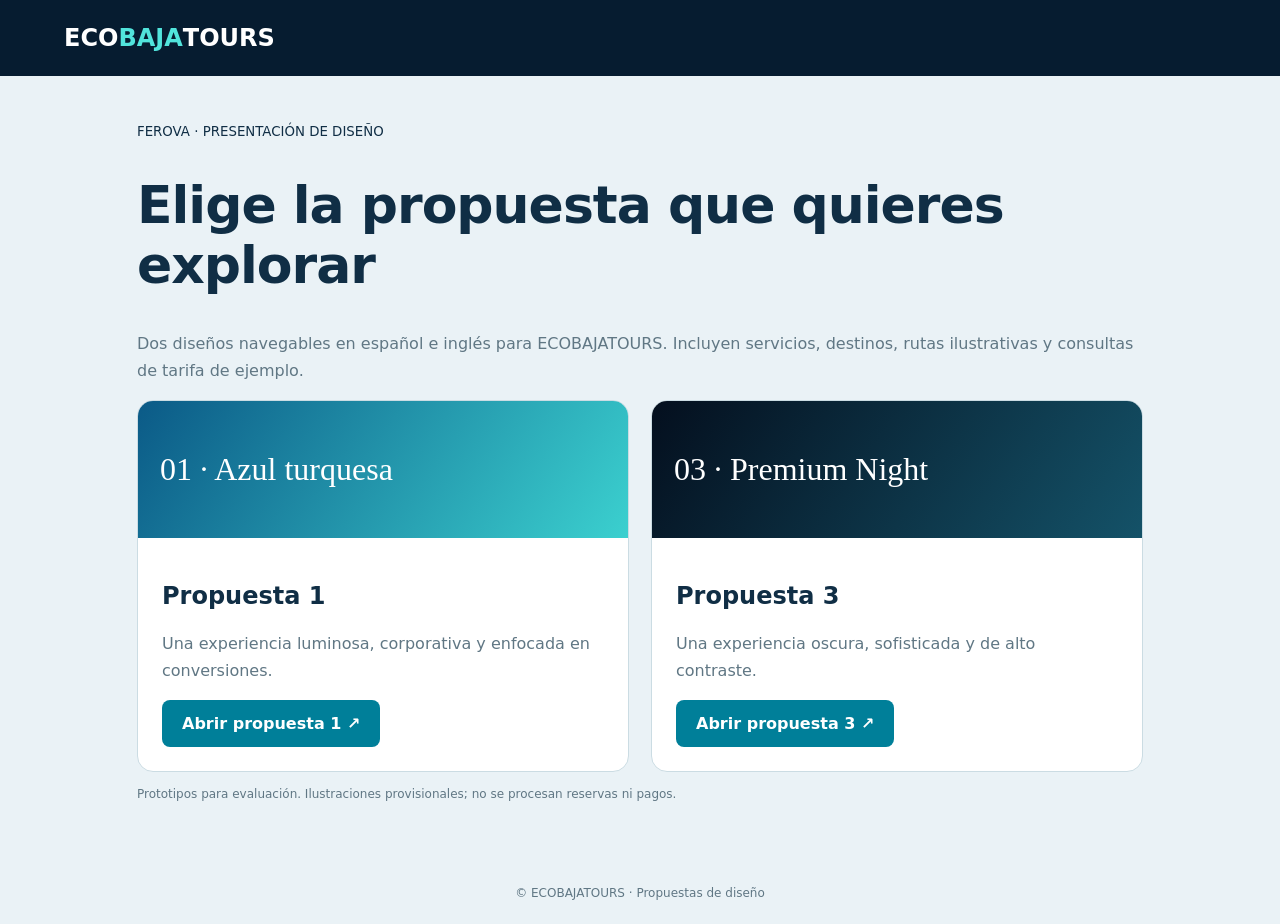
<file: ecobajatours/index.html>
<!doctype html><html lang="es"><head><meta charset="utf-8"><meta name="viewport" content="width=device-width,initial-scale=1"><title>ECOBAJATOURS · Propuestas web</title><style>*{box-sizing:border-box}body{margin:0;font-family:system-ui;background:#eaf2f6;color:#102e45}header{background:#061c30;color:#fff;padding:24px 5vw;font-size:24px;font-weight:800}header b{color:#51e4dc}main{max-width:1050px;margin:auto;padding:45px 22px}h1{font-size:clamp(32px,5vw,52px);letter-spacing:-1px}p{line-height:1.7;color:#607784}.grid{display:grid;grid-template-columns:1fr 1fr;gap:22px}.card{background:white;border-radius:16px;overflow:hidden;border:1px solid #cbdce3}.art{padding:50px 22px;background:linear-gradient(125deg,#0b5a87,#3bd0cf);color:#fff;font:32px Georgia,serif}.night{background:linear-gradient(125deg,#040f1e,#145268)}.body{padding:24px}a{display:inline-block;padding:14px 20px;color:white;background:#007f99;border-radius:8px;text-decoration:none;font-weight:700}footer{text-align:center;padding:24px;color:#607784;font-size:12px}@media(max-width:700px){.grid{grid-template-columns:1fr}.art{padding:38px 18px}}</style></head><body><header>ECO<b>BAJA</b>TOURS</header><main><small>FEROVA · PRESENTACIÓN DE DISEÑO</small><h1>Elige la propuesta que quieres explorar</h1><p>Dos diseños navegables en español e inglés para ECOBAJATOURS. Incluyen servicios, destinos, rutas ilustrativas y consultas de tarifa de ejemplo.</p><div class="grid"><article class="card"><div class="art">01 · Azul turquesa</div><div class="body"><h2>Propuesta 1</h2><p>Una experiencia luminosa, corporativa y enfocada en conversiones.</p><a href="propuesta-1-sitio-completo.html">Abrir propuesta 1 ↗</a></div></article><article class="card"><div class="art night">03 · Premium Night</div><div class="body"><h2>Propuesta 3</h2><p>Una experiencia oscura, sofisticada y de alto contraste.</p><a href="propuesta-3-sitio-completo.html">Abrir propuesta 3 ↗</a></div></article></div><p style="font-size:12px">Prototipos para evaluación. Ilustraciones provisionales; no se procesan reservas ni pagos.</p></main><footer>© ECOBAJATOURS · Propuestas de diseño</footer></body></html>
</file>
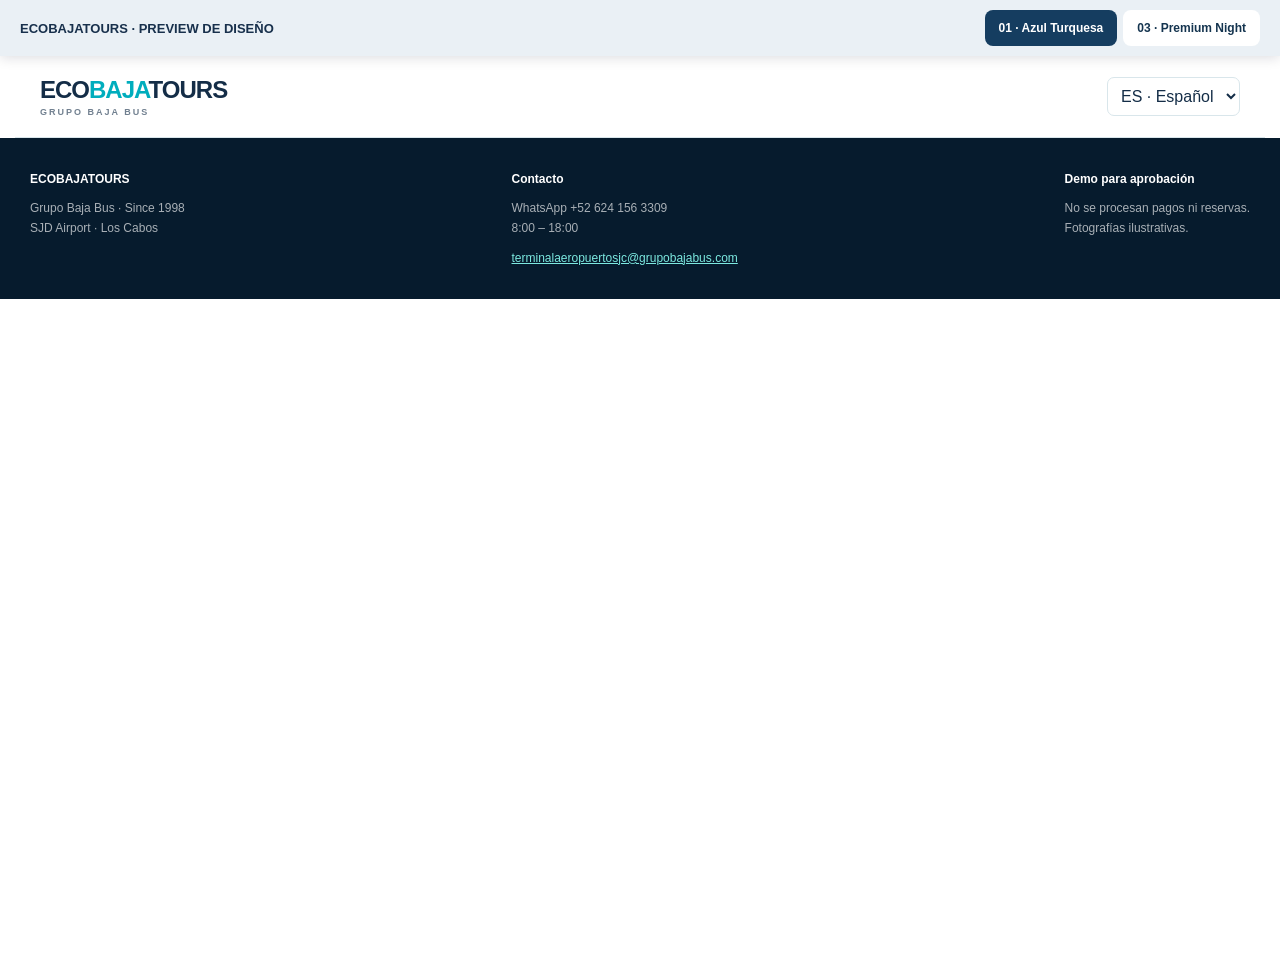
<file: ecobajatours/preview-propuestas-1-y-3.html>
<!doctype html>
<html lang="es"><head><meta charset="utf-8"><meta name="viewport" content="width=device-width,initial-scale=1">
<title>ECOBAJATOURS | Propuestas Web 1 y 3</title><meta name="description" content="Vista previa de propuestas de diseño web para ECOBAJATOURS, transporte desde el Aeropuerto SJD.">
<style>
*{box-sizing:border-box}body{margin:0;font-family:Arial,Helvetica,sans-serif;color:#18304c;background:#edf2f6}button,select,input{font:inherit}button{cursor:pointer}.top{position:sticky;top:0;z-index:30;background:#eaf0f5;display:flex;align-items:center;justify-content:space-between;gap:10px;padding:10px max(20px,calc((100vw - 1250px)/2));box-shadow:0 2px 12px #0022}.top strong{font-size:13px}.buttons{display:flex;gap:6px}.buttons button{border:0;background:white;border-radius:8px;padding:11px 14px;font-size:12px;font-weight:bold;color:#14344f}.buttons button.on{background:#153d60;color:#fff}.site{--ink:#142d47;--surface:#fff;--alt:#f0f8fa;--card:#fff;--accent:#00adbd;--line:#d9e6eb;background:var(--surface);color:var(--ink);min-height:100vh}.site.premium{--ink:#f3f6f5;--surface:#091b2e;--alt:#102a3e;--card:#132b3e;--accent:#60e0cf;--line:#315068}.shell{max-width:1250px;margin:auto}.sitehead{padding:20px 25px;display:flex;flex-wrap:wrap;justify-content:space-between;gap:15px;align-items:center;border-bottom:1px solid var(--line)}.logo{font-weight:900;font-size:24px;letter-spacing:-1px}.logo span{color:var(--accent)}.logo small{display:block;letter-spacing:2px;color:var(--ink);opacity:.6;font-size:9px;font-weight:bold;margin-top:3px}.links{display:flex;gap:4px;align-items:center;flex-wrap:wrap}.links button{border:0;background:transparent;color:var(--ink);padding:8px;font-size:12px;font-weight:bold}.links button:hover,.links button.active{color:var(--accent)}#lang{border:1px solid var(--line);background:var(--card);color:var(--ink);padding:9px;border-radius:7px}.hero{color:white;background:linear-gradient(90deg,#062039dd,#0b426255),url('https://images.unsplash.com/photo-1507525428034-b723cf961d3e?w=1800&q=85') center/cover;min-height:435px}.premium .hero{background:linear-gradient(90deg,#030e20f5,#0c293d7e),url('https://images.unsplash.com/photo-1470770841072-f978cf4d019e?w=1800&q=85') center/cover}.heroin{max-width:1250px;margin:auto;padding:55px 30px;display:grid;grid-template-columns:1.15fr .85fr;gap:40px;align-items:center}.eyebrow{color:#66eddb;text-transform:uppercase;letter-spacing:2px;font-size:11px;font-weight:800}.hero h1,.pagehero h1{font-size:clamp(34px,4.3vw,59px);line-height:1.08;letter-spacing:-2px;margin:14px 0}.premium h1{font-family:Georgia,serif;font-weight:400}.hero p{font-size:15px;line-height:1.8;color:#f0f5f8}.pills{display:flex;flex-wrap:wrap;gap:12px;margin-top:26px;font-size:12px}.pills span{padding:9px 12px;border:1px solid #fffa;border-radius:25px}.booking{background:#fff;padding:25px;border-radius:16px;box-shadow:0 10px 50px #0005;color:#123349}.premium .booking{background:#132c3eea;border:1px solid #6ae3d466;color:#fff;border-radius:6px}.booking h2{font-size:19px;margin:0 0 18px}.fields{display:grid;grid-template-columns:1fr 1fr;gap:11px}.fields label{display:block;font-size:11px;font-weight:bold}.fields select,.fields input{width:100%;margin-top:6px;padding:11px 9px;border-radius:7px;border:1px solid #d4e0e5;background:#f5f7f8;color:#18344d;font-size:12px}.primary{border:0;border-radius:8px;background:#00aabb;color:#fff;padding:14px 20px;font-weight:bold;font-size:13px}.booking .primary{width:100%;margin-top:14px}.premium .primary{background:#5bdfd0;color:#07304a}.helper{font-size:11px;line-height:1.6;opacity:.75}.quoteResult{font-size:12px;padding:14px;background:#e1f9f6;color:#164c4d;margin-top:10px;border-radius:7px}.quoteResult a{color:#086d79;font-weight:bold}.section{max-width:1250px;margin:auto;padding:52px 30px}.stripe{background:var(--alt)}h2{font-size:30px;letter-spacing:-1px;margin:10px 0}h3{font-size:17px}p{line-height:1.7}.sub{opacity:.72;font-size:14px}.grid{display:grid;grid-template-columns:repeat(3,minmax(0,1fr));gap:16px;margin-top:25px}.four{grid-template-columns:repeat(4,minmax(0,1fr))}.card{background:var(--card);border:1px solid var(--line);padding:23px;border-radius:12px}.premium .card{border-radius:4px}.card p{font-size:13px;opacity:.7}.card .symbol{font-size:27px}.link{border:0;background:transparent;padding:4px 0;font-size:12px;color:var(--accent);font-weight:bold;text-align:left}.price{font-size:29px;font-weight:900;letter-spacing:-1px}.caption{font-size:11px;opacity:.7}.pagehero{background:linear-gradient(90deg,#0b3556eb,#174c62c7),url('https://images.unsplash.com/photo-1507525428034-b723cf961d3e?w=1800&q=80') center/cover;color:white}.premium .pagehero{background:linear-gradient(90deg,#071627f5,#0e3346cf),url('https://images.unsplash.com/photo-1470770841072-f978cf4d019e?w=1800&q=80') center/cover}.pagehero .shell{padding:50px 30px}.pagehero p{max-width:750px;opacity:.9}.two{display:grid;grid-template-columns:1.4fr .8fr;gap:30px}.note{background:var(--alt);padding:18px;border-left:4px solid var(--accent);font-size:13px;line-height:1.7;margin-top:18px}.fact{padding:16px;margin:9px 0;background:var(--alt);border-radius:8px;font-size:13px}.fact strong{display:block;margin-bottom:6px}.row{border-bottom:1px solid var(--line);padding:11px 0;display:flex;justify-content:space-between;gap:10px;font-size:13px}.footer{background:#061b2d;color:white;padding:34px max(30px,calc((100vw - 1250px)/2));display:flex;gap:40px;justify-content:space-between;flex-wrap:wrap;font-size:12px}.footer a{color:#7ce9e0}.footer p{opacity:.65}details{border-bottom:1px solid var(--line);padding:17px 0;font-size:14px}summary{font-weight:bold;cursor:pointer}.badge{color:var(--accent);font-size:11px;font-weight:900;letter-spacing:1.5px}.viewnote{max-width:1250px;margin:auto;padding:12px 30px;font-size:11px;background:#e4f8fa;color:#135365}.premium .viewnote{background:#143d47;color:#c7f5f2}.actions{display:flex;gap:10px;flex-wrap:wrap;margin:23px 0}.actions .link{border:1px solid var(--line);padding:12px;border-radius:7px}
@media(max-width:750px){.top{flex-direction:column}.heroin,.two{grid-template-columns:1fr}.hero h1{font-size:39px}.grid{grid-template-columns:1fr 1fr}.four{grid-template-columns:1fr 1fr}.sitehead{padding:14px}.links{width:100%;overflow:auto;flex-wrap:nowrap}.links button{white-space:nowrap}.section{padding:34px 18px}.pagehero .shell,.heroin{padding:30px 18px}}@media(max-width:470px){.grid{grid-template-columns:1fr}.four{grid-template-columns:1fr 1fr}.hero h1{font-size:33px}.buttons button{padding:9px;font-size:11px}.booking{padding:16px}}
</style></head><body>
<div class="top"><strong>ECOBAJATOURS · PREVIEW DE DISEÑO</strong><div class="buttons"><button id="v1" class="on">01 · Azul Turquesa</button><button id="v3">03 · Premium Night</button></div></div>
<div id="site" class="site"><header class="sitehead shell"><div class="logo">ECO<span>BAJA</span>TOURS<small>GRUPO BAJA BUS</small></div><nav id="nav" class="links"></nav><select id="lang"><option value="es">ES · Español</option><option value="en">EN · English</option></select></header><main id="app"></main><footer class="footer"><div><strong>ECOBAJATOURS</strong><p>Grupo Baja Bus · Since 1998<br>SJD Airport · Los Cabos</p></div><div><strong>Contacto</strong><p>WhatsApp +52 624 156 3309<br>8:00 – 18:00</p><a href="mailto:terminalaeropuertosjc@grupobajabus.com">terminalaeropuertosjc@grupobajabus.com</a></div><div><strong>Demo para aprobación</strong><p>No se procesan pagos ni reservas.<br>Fotografías ilustrativas.</p></div></footer></div>
<script>
(function(){
var lang='es',style='v1',page='home';
var nav=['home','shared','private','groups','cabo','san','corridor','rates','fleet','arrival','faq','about'];
var destinations=[['cabo','Cabo San Lucas',350,1550,22,95],['san','San José del Cabo',210,800,13,50],['corridor','Corredor Turístico',300,1250,19,75],['fonatur','Zona Hotelera FONATUR',250,900,15,55]];
var cars=[['Toyota Hiace',10,12,4],['Nissan Urvan',9,10,4],['Chevrolet Suburban',7,8,1],['Nissan Versa',4,4,1],['Ford Transit',7,12,1],['OMODA O5',4,4,4]];
var text={
es:{nav:['Inicio','Compartido','Privado / SUV','Grupos','Cabo San Lucas','San José','Corredor','Tarifas','Flota','Llegada SJD','Preguntas','Nosotros'],hero:'Tu viaje por Los Cabos comienza aquí.',desc:'Transporte desde el Aeropuerto Internacional de Los Cabos, con la experiencia de una empresa fundada en 1998.',eyebrow:'TRANSPORTE AUTORIZADO · AEROPUERTO SJD',book:'Cotiza tu traslado',origin:'Origen',dest:'Destino',date:'Fecha',pax:'Pasajeros',service:'Servicio',shared:'Compartido',private:'Privado',estimate:'Ver tarifa estimada',ask:'Solicitar disponibilidad por WhatsApp',services:'Elige cómo quieres viajar',routes:'Rutas populares desde SJD',fleet:'Nuestra flota',why:'Experiencia desde 1998',step:'Tu llegada, paso a paso',learn:'Ver detalles',from:'Desde',person:'por persona',vehicle:'por vehículo',notice:'Prototipo para revisión. Tarifas de referencia sujetas a confirmación; no se procesan reservas ni pagos reales.',titles:['Inicio','Transporte compartido desde SJD','Transporte privado y SUV','Grupos y eventos: solicitudes especiales','Aeropuerto SJD a Cabo San Lucas','Aeropuerto SJD a San José del Cabo','Aeropuerto SJD al Corredor Turístico','Tarifas de traslado desde SJD','Vehículos de nuestra flota','Guía de llegada a SJD','Preguntas frecuentes','Sobre ECOBAJATOURS'],descPages:['','Traslados compartidos desde el aeropuerto a zonas hoteleras, sujetos al mínimo de pasajeros para iniciar.','Traslado privado desde el aeropuerto con espera mínima y disponibilidad de SUV Suburban.','Actualmente no se ofrece transporte regular para grupos grandes ni bodas. Se reciben solicitudes para cotización individual, sin garantizar disponibilidad.','Comparación de precios compartidos y privados al destino Cabo San Lucas.','Selecciona correctamente San José del Cabo: no es lo mismo que Cabo San Lucas y la diferencia de trayecto puede superar 30 minutos.','Servicio desde el aeropuerto hacia hoteles del Corredor Turístico.','Tarifas orientativas en USD y MXN para transporte compartido y privado desde SJD.','Vehículos con aire acondicionado, con diferentes capacidades de pasajeros y equipaje.','Encuentra a nuestro equipo al exterior del edificio terminal en SJD.','Todo sobre la operación, los pagos y las condiciones de los traslados.','Fundada en 1998. Empresa hermana de Grupo Baja Bus, dedicada al transporte de pasajeros y autorizada para operar en SJD.'],conditions:{shared:['Salida sujeta a mínimo de 4 pasajeros.','Tiempo de espera promedio de 20 minutos.','Bebés en brazos no pagan.'],private:['Actualmente solo se ofrecen traslados con origen en el aeropuerto.','No hay recogidas desde hoteles ni viajes redondos por ahora.','Vehículos sujetos a disponibilidad.'],groups:['Próximamente: grupos grandes, bodas y eventos especiales.','Solicitudes revisadas individualmente.','No se promete disponibilidad sin confirmación.'],arrival:['T1 corresponde a vuelos nacionales.','T2 corresponde a vuelos internacionales.','Punto de encuentro: exterior de las terminales.','Se monitorean los vuelos y se espera en caso de retrasos.']},faq:[['¿Qué ocurre si se retrasa mi vuelo?','El equipo monitorea los vuelos y espera al cliente si se retrasa.'],['¿Puedo reservar viaje redondo?','Todavía no se ofrecen salidas desde hoteles para viajes de regreso.'],['¿Dónde encuentro al conductor?','Al exterior de la terminal. T1 es nacional y T2 internacional.'],['¿Qué medios de pago aceptan?','Tarjetas Visa, Mastercard y Amex, pesos mexicanos y dólares. El efectivo solo se acepta en taquilla. PayPal está pendiente de integración.'],['¿Puedo llevar mascota?','Debe viajar en caja transportadora. En compartido se cobra como pasajero; en privado no hay recargo.'],['¿Hay silla infantil?','Hay una silla de bebé reportada. En compartido se cobra como pasajero; en privado no hay recargo.'],['¿Cuánto tiempo puedo esperar sin recargo?','Hay una tolerancia de 15 a 20 minutos; luego el cargo es de USD 1 por minuto.'],['¿Cómo se gestionan cancelaciones y reembolsos?','Las solicitudes de cambio requieren 24 horas de anticipación. Reembolsos aprobados en 72 horas laborales.']]},
en:{nav:['Home','Shared Shuttle','Private / SUV','Groups','Cabo San Lucas','San José','Corridor','Rates','Fleet','SJD Arrival','FAQs','About'],hero:'Your Los Cabos journey starts here.',desc:'Transportation from Los Cabos International Airport, backed by passenger transport experience since 1998.',eyebrow:'AUTHORIZED SJD AIRPORT TRANSPORTATION',book:'Find your airport transfer',origin:'Pickup',dest:'Destination',date:'Date',pax:'Passengers',service:'Service',shared:'Shared shuttle',private:'Private',estimate:'See estimated rate',ask:'Request availability on WhatsApp',services:'Choose how you travel',routes:'Popular routes from SJD',fleet:'Our fleet',why:'Experience since 1998',step:'Your arrival, made simple',learn:'Explore service',from:'From',person:'per person',vehicle:'per vehicle',notice:'Preview for review. Reference fares are subject to confirmation. No live bookings or payments are processed.',titles:['Home','Shared shuttle from SJD','Private transfers and SUVs','Groups and special events','SJD Airport to Cabo San Lucas','SJD Airport to San José del Cabo','SJD Airport to the Tourist Corridor','SJD airport transportation rates','Our vehicle fleet','SJD Airport arrival guide','Frequently asked questions','About ECOBAJATOURS'],descPages:['','Shared shuttle service from SJD Airport to hotels, requiring a minimum number of passengers before departure.','Private airport pickups with minimal wait, subject to availability, including Suburban SUVs.','Regular large group and wedding transportation is not available yet. You can request an individually reviewed quote, without guaranteed service.','Compare shared and private prices to Cabo San Lucas.','San José del Cabo is distinct from Cabo San Lucas and travel time can vary by more than 30 minutes.','Airport transfers to resorts along the Tourist Corridor.','Indicative shared and private fares in USD and MXN for SJD Airport pickups.','Air-conditioned passenger vehicles with different baggage and seating capacities.','Find our team outside the arrivals terminal at SJD Airport.','Answers about payments, pets, baggage, waiting and cancellations.','Founded in 1998, ECOBAJATOURS is a Grupo Baja Bus sister company providing authorized airport transportation at SJD.'],conditions:{shared:['At least 4 passengers are required before departure.','Average waiting time approximately 20 minutes.','Infants held in arms travel free.'],private:['Currently, service departs SJD Airport only.','Hotel pickups and round trips are not yet offered.','Vehicles subject to availability.'],groups:['Coming soon: large groups, weddings and events.','Requests reviewed individually by the team.','No availability guaranteed without confirmation.'],arrival:['T1 handles domestic flights.','T2 handles international flights.','Meeting point is outside the terminal building.','Flights are monitored and delayed travelers are awaited.']},faq:[['What if my flight is delayed?','The airport team monitors flights and waits for delayed travelers.'],['Can I book a round trip?','Hotel pickups for return transfers are not available yet.'],['Where do I meet my driver?','Outside the terminal building. T1 is domestic and T2 is international.'],['How can I pay?','Visa, Mastercard and Amex are listed, in MXN or USD. Cash is accepted only at the airport counter. PayPal integration is pending.'],['Can I travel with a pet?','Pets must travel in a carrier. Shared shuttle charges an extra passenger; private transfers do not charge extra.'],['Are child seats available?','One baby seat is listed. It is charged as an extra passenger in shared service but free in private.'],['What is the waiting grace period?','15 to 20 minutes, then USD 1 per minute.'],['How are changes and refunds handled?','Changes should be requested 24 hours ahead. Approved refunds are processed in 72 business hours.']]}}
};
function T(){return text[lang]}function title(k){return T().titles[nav.indexOf(k)]||k}function txt(k){return T().descPages[nav.indexOf(k)]||''}function button(k){return '<button class="link" data-to="'+k+'">'+T().learn+' →</button>'}
function renderNav(){document.getElementById('nav').innerHTML=nav.map(function(k,i){return '<button data-to="'+k+'" class="'+(page===k?'active':'')+'">'+T().nav[i]+'</button>'}).join('')}
function booking(){var a=T();return '<div class="booking"><h2>'+a.book+'</h2><div class="fields"><label>'+a.origin+'<input value="SJD Airport (T1/T2)" readonly></label><label>'+a.dest+'<select id="dest">'+destinations.map(function(d){return '<option value="'+d[0]+'">'+d[1]+'</option>'}).join('')+'</select></label><label>'+a.date+'<input type="date" id="date"></label><label>'+a.pax+'<select id="pax">'+Array.from({length:10},function(_,i){return '<option value="'+(i+1)+'" '+(i===1?'selected':'')+'>'+(i+1)+'</option>'}).join('')+'</select></label><label style="grid-column:span 2">'+a.service+'<select id="kind"><option value="0">'+a.shared+'</option><option value="1">'+a.private+'</option></select></label></div><button class="primary" id="calc">'+a.estimate+' →</button><div id="result"></div><p class="helper">'+a.notice+'</p></div>'}
function pricecard(d){return '<article class="card"><h3>'+d[1]+'</h3><div class="caption">'+T().shared+'</div><div class="price">$'+d[4]+' USD</div><div class="caption">'+T().person+' · MXN $'+d[2]+'</div><hr style="border:0;border-top:1px solid var(--line);margin:19px 0"><div class="caption">'+T().private+'</div><div style="font-weight:bold;font-size:17px">$'+d[5]+' USD</div><div class="caption">MXN $'+d[3]+' / '+T().vehicle+'</div><p>'+button(d[0]==='fonatur'?'rates':d[0])+'</p></article>'}
function home(){var a=T(),kk=['shared','private','groups'];return '<section class="hero"><div class="heroin"><div><div class="eyebrow">'+a.eyebrow+'</div><h1>'+a.hero+'</h1><p>'+a.desc+'</p><div class="pills"><span>Since 1998</span><span>17,000+ services</span><span>SJD T1 + T2</span></div></div>'+booking()+'</div></section><section class="section"><div class="badge">ECOBAJATOURS</div><h2>'+a.services+'</h2><div class="grid">'+kk.map(function(k,i){return '<article class="card"><div class="symbol">'+['🚐','🚙','✦'][i]+'</div><h3>'+title(k)+'</h3><p>'+txt(k)+'</p>'+button(k)+'</article>'}).join('')+'</div></section><div class="stripe"><section class="section"><div class="badge">SJD AIRPORT</div><h2>'+a.routes+'</h2><div class="grid four">'+destinations.map(pricecard).join('')+'</div><p class="sub">'+a.notice+'</p></section></div><section class="section"><div class="badge">SINCE 1998</div><h2>'+a.why+'</h2><p class="sub">'+a.desc+'</p><div class="grid"><article class="card"><h3>T1 & T2</h3><p>Airport service locations</p></article><article class="card"><h3>15</h3><p>Listed vehicles</p></article><article class="card"><h3>17,000+</h3><p>Reported services</p></article></div></section>'}
function detail(){var a=T(),i=nav.indexOf(page),f=destinations.find(function(d){return d[0]===page});var h='<div class="pagehero"><div class="shell"><div class="eyebrow">'+a.eyebrow+'</div><h1>'+title(page)+'</h1><p>'+txt(page)+'</p></div></div>';if(page==='rates'){return h+'<div class="stripe"><section class="section"><h2>'+a.routes+'</h2><div class="grid four">'+destinations.map(pricecard).join('')+'</div><div class="note">'+a.notice+'</div></section></div>'}if(page==='fleet'){return h+'<section class="section"><h2>'+a.fleet+'</h2><div class="grid">'+cars.map(function(c){return '<article class="card"><div class="symbol">🚐</div><h3>'+c[0]+'</h3><div class="row"><span>Passengers</span><b>'+c[1]+'</b></div><div class="row"><span>Baggage</span><b>'+c[2]+'</b></div><div class="row"><span>Units</span><b>'+c[3]+'</b></div></article>'}).join('')+'</div><div class="note">Vehicle images are illustrative. No onboard Wi-Fi is offered. Assignments subject to availability.</div></section>'}if(page==='faq'){return h+'<section class="section"><h2>'+title(page)+'</h2>'+a.faq.map(function(q){return '<details><summary>'+q[0]+'</summary><p class="sub">'+q[1]+'</p></details>'}).join('')+'</section>'}var facts=a.conditions[page]||[lang==='es'?'Salida desde el Aeropuerto SJD.':'Departure from SJD Airport.',lang==='es'?'Verifica la ubicación del hotel.':'Please verify your hotel location.',lang==='es'?'Disponibilidad sujeta a confirmación.':'Availability must be confirmed.'];var side=f?'<article class="card"><div class="badge">'+a.from+' SJD</div><h3>'+f[1]+'</h3><p>'+a.shared+'</p><div class="price">$'+f[4]+' USD</div><p class="caption">MXN $'+f[2]+' · '+a.person+'</p><hr style="border:0;border-top:1px solid var(--line)"><p>'+a.private+'</p><div class="price">$'+f[5]+' USD</div><p class="caption">MXN $'+f[3]+' · '+a.vehicle+'</p><button class="primary ask">'+a.ask+'</button></article>':'<article class="card"><h3>'+a.book+'</h3><p>'+txt(page)+'</p><button class="primary ask">'+a.ask+'</button></article>';return h+'<section class="section"><div class="two"><div><h2>'+title(page)+'</h2><p class="sub">'+txt(page)+'</p>'+facts.map(function(x){return '<div class="fact">✓ '+x+'</div>'}).join('')+'<div class="note">'+a.notice+'</div></div><div>'+side+'</div></div></section><div class="stripe"><section class="section"><h2>'+a.routes+'</h2><div class="grid">'+destinations.slice(0,3).map(function(d){return '<div class="card"><h3>'+d[1]+'</h3><p>'+a.from+' $'+d[4]+' USD</p>'+button(d[0])+'</div>'}).join('')+'</div></section></div>'}
function render(){document.getElementById('site').className='site '+(style==='v3'?'premium':'');document.getElementById('v1').className=style==='v1'?'on':'';document.getElementById('v3').className=style==='v3'?'on':'';document.getElementById('lang').value=lang;renderNav();document.getElementById('app').innerHTML=page==='home'?home():detail();var app=document.getElementById('app');app.setAttribute('lang',lang)}
function change(k){page=nav.includes(k)?k:'home';render();window.scrollTo({top:0,behavior:'smooth'})}
function wa(msg){window.open('https://wa.me/526241563309?text='+encodeURIComponent(msg),'_blank')}
document.addEventListener('click',function(e){var b=e.target.closest('button');if(!b)return;if(b.id==='v1'){style='v1';render();return}if(b.id==='v3'){style='v3';render();return}if(b.dataset.to){change(b.dataset.to);return}if(b.id==='calc'){var f=destinations.find(function(d){return d[0]===document.getElementById('dest').value}),k=Number(document.getElementById('kind').value),n=Number(document.getElementById('pax').value),usd=f[k?5:4]*(k?1:n),mx=f[k?3:2]*(k?1:n);document.getElementById('result').innerHTML='<div class="quoteResult"><strong>'+((lang==='es'?'Total estimado: ':'Estimated total: ')+'$'+usd+' USD / $'+mx+' MXN')+'</strong><p>'+T().notice+'</p><a id="waEstimate" href="#">'+T().ask+' →</a></div>';return}if(b.id==='waEstimate'){e.preventDefault();var d=document.getElementById('dest').selectedOptions[0].text;wa((lang==='es'?'Hola, quisiera confirmar disponibilidad desde SJD a ':'Hello, I want to check availability from SJD to ')+d+' ('+document.getElementById('pax').value+' pax), '+document.getElementById('date').value);return}if(b.classList.contains('ask')){wa((lang==='es'?'Hola, quisiera consultar disponibilidad para ':'Hello, I would like to inquire about ')+title(page))}});
document.getElementById('lang').addEventListener('change',function(e){lang=e.target.value;render()});render();
})();
</script></body></html>
</file>
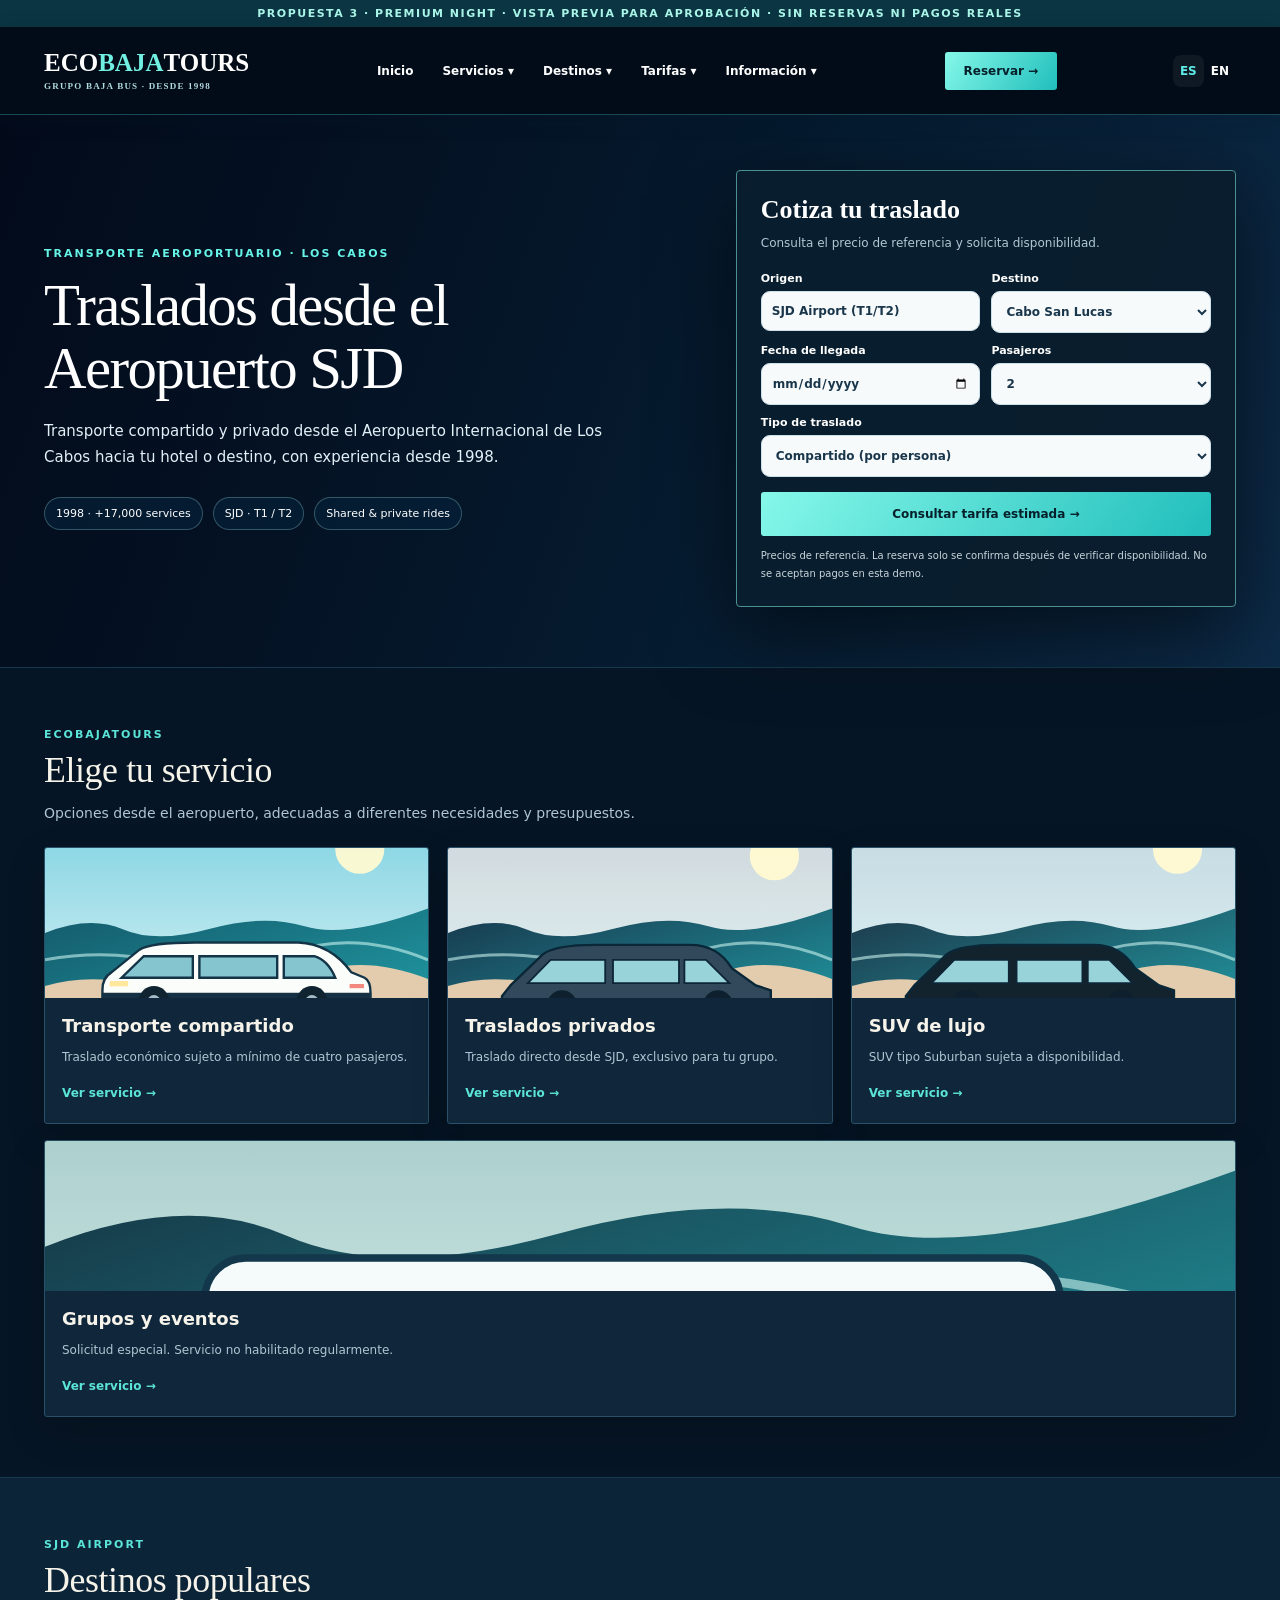
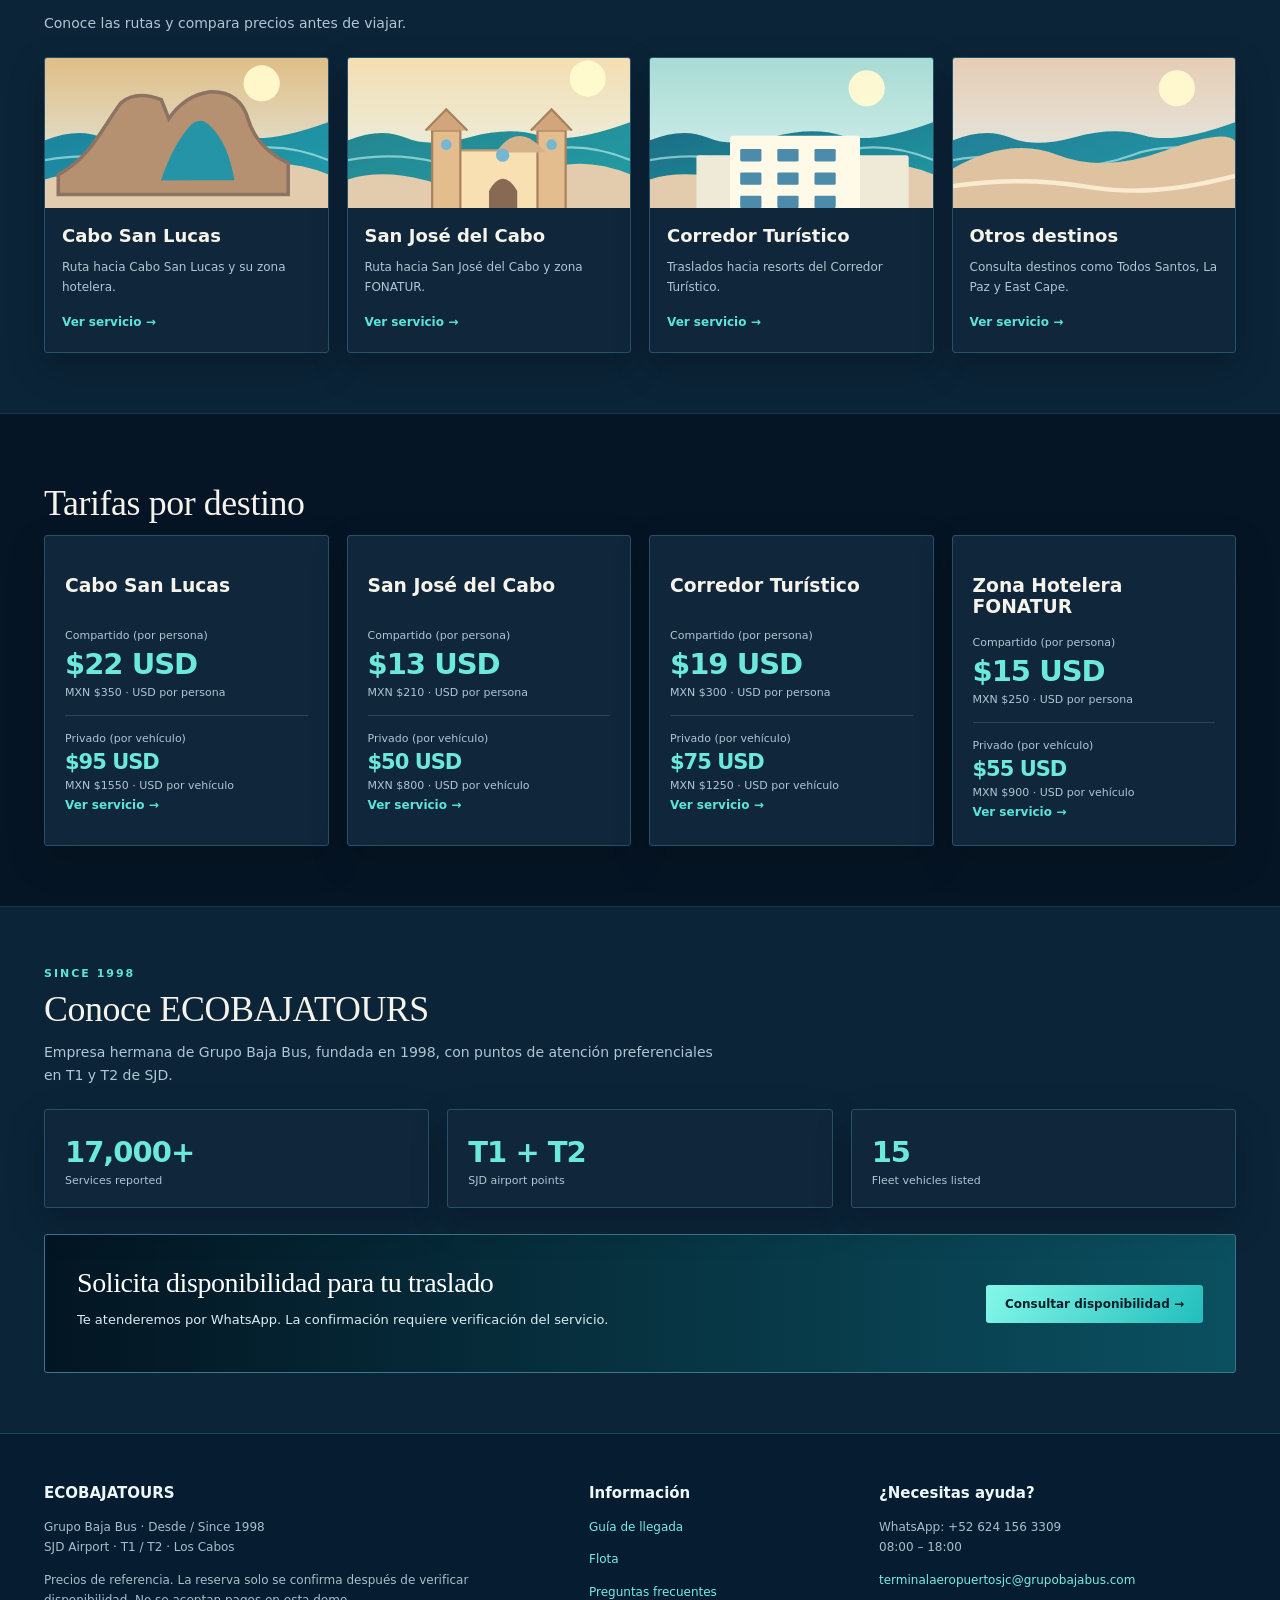
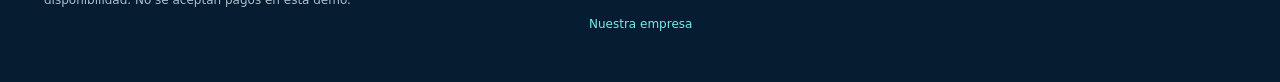
<file: ecobajatours/propuesta-3-sitio-completo.html>
<!doctype html><html lang="es"><head><meta charset="utf-8"><meta name="viewport" content="width=device-width,initial-scale=1"><meta name="theme-color" content="#071c30"><meta name="description" content="ECOBAJATOURS transporte aeroportuario desde SJD a Los Cabos. Traslados privados y compartidos, tarifas de referencia y guía de llegada."><title>ECOBAJATOURS — Propuesta web</title><style>
:root{font-family:Inter,ui-sans-serif,system-ui,-apple-system,Segoe UI,Arial,sans-serif;color:#102d48;background:#eaf1f5}*{box-sizing:border-box}html{scroll-behavior:smooth}body{margin:0}button,input,select{font:inherit}button{cursor:pointer}a{text-decoration:none;color:inherit}button:focus-visible,a:focus-visible,input:focus-visible,select:focus-visible{outline:3px solid #10c6c8;outline-offset:3px}img{display:block;width:100%;object-fit:cover}svg{display:block}.demo{background:#dcf7f3;text-align:center;color:#075763;font-size:11px;font-weight:700;padding:7px 15px}.root{--navy:#06243d;--ink:#0a2a45;--blue:#067e95;--teal:#08bdbf;--bg:#fff;--soft:#edf8fa;--card:#fff;--line:#d8e6ed;--muted:#587087;background:var(--bg);color:var(--ink);min-height:100vh}.root.premium{--navy:#061728;--ink:#eaf4f8;--blue:#40d7d0;--teal:#46ddd3;--bg:#071b2e;--soft:#0c2a40;--card:#112e45;--line:#28485b;--muted:#b1cad4}.wrap{max-width:1240px;margin:auto;padding-left:24px;padding-right:24px}.header{position:sticky;top:0;z-index:30;background:var(--navy);color:white;box-shadow:0 5px 22px #04182820}.headin{display:flex;justify-content:space-between;align-items:center;gap:22px;min-height:78px}.logo{white-space:nowrap;cursor:pointer;font-size:22px;font-weight:900;letter-spacing:-1px;line-height:1.1}.logo b{color:#35d6d4}.logo small{display:block;font-size:9px;letter-spacing:1.2px;color:#b1dae1;font-weight:600;margin-top:6px}.nav{display:flex;align-items:center;gap:5px}.navitem{position:relative}.navbtn,.langs button,.mobilemenu{background:none;color:#fff;border:0;padding:11px 12px;font-weight:700;font-size:12px;border-radius:8px}.navbtn:hover,.navbtn.active,.langs button.active{color:#5eece7;background:#ffffff0e}.submenu{display:none;position:absolute;top:100%;left:0;min-width:260px;background:white;color:#143449;padding:8px;border:1px solid #d9e7ea;border-radius:12px;box-shadow:0 16px 45px #001a3040;z-index:40}.navitem:hover .submenu,.navitem:focus-within .submenu,.navitem.open .submenu{display:block}.submenu button{display:block;width:100%;padding:12px;text-align:left;border:0;background:transparent;color:#17374c;border-radius:8px;font-size:12px}.submenu button:hover{background:#e9f8fa}.headcta,.button{background:linear-gradient(135deg,#18d7d7,#05aab5);color:#022b39;border:0;padding:12px 19px;font-weight:800;font-size:12px;border-radius:10px;display:inline-flex;gap:9px;justify-content:center;align-items:center}.headcta:hover,.button:hover{filter:brightness(1.08)}.langs{display:flex;white-space:nowrap}.langs button{padding:9px 7px}.mobilemenu{display:none}.mobilepanel{display:none}.hero{position:relative;color:white;background:linear-gradient(125deg,#064367,#1693a7)}.hero:before{content:'';position:absolute;inset:0;background:linear-gradient(90deg,#042340eF 0%,#063857bd 48%,#06416f50 100%)}.premium .hero:before{background:linear-gradient(105deg,#020e20f9 5%,#071d38dd 54%,#071d3860 100%)}.heroin{position:relative;display:grid;grid-template-columns:1.13fr .87fr;gap:42px;align-items:center;min-height:460px;padding-top:55px;padding-bottom:60px}.eyebrow{font-size:11px;letter-spacing:2px;font-weight:850;color:#65f4e7;text-transform:uppercase}.hero h1,.routehero h1{font-size:clamp(35px,4.2vw,63px);letter-spacing:-1.7px;line-height:1.065;margin:15px 0 18px;max-width:680px}.premium .hero h1,.premium .routehero h1{font-family:Georgia,serif;font-weight:500;letter-spacing:-1px}.hero p,.routehero p{color:#e2f0f7;font-size:15px;line-height:1.75;max-width:580px}.trustchips{display:flex;flex-wrap:wrap;gap:10px;margin-top:26px}.trustchips span{font-size:11px;background:#05243d99;border:1px solid #b0f9f344;padding:9px 11px;border-radius:25px}.searchpanel{background:#fff;color:#12334a;padding:24px;border-radius:17px;box-shadow:0 18px 55px #0005}.premium .searchpanel{background:#112e43f0;color:white;border:1px solid #416175;border-radius:8px}.searchpanel h2{font-size:20px;margin:0 0 8px}.searchpanel p{font-size:12px;color:#5b7582;margin:0 0 18px}.premium .searchpanel p{color:#b2c8d5}.fields{display:grid;grid-template-columns:1fr 1fr;gap:11px}.fields label{font-size:11px;font-weight:750}.fields label.wide{grid-column:span 2}.fields input,.fields select{width:100%;min-width:0;margin-top:6px;padding:12px 10px;border:1px solid #cddfe7;background:#f7fafb;color:#19364b;border-radius:9px;font-size:12px}.searchpanel .button{width:100%;margin-top:15px;padding:15px}.smallprint{font-size:10px!important;line-height:1.6;color:#738794!important;margin:11px 0 0!important}.premium .smallprint{color:#c9d6dc!important}.estimate{background:#e1fbf7;color:#0b5360;padding:12px;border-radius:8px;margin-top:12px;font-size:12px;line-height:1.7}.estimate a{font-weight:800;text-decoration:underline}.section{padding:60px 0}.section.tinted{background:var(--soft)}.kicker{font-size:11px;color:var(--blue);text-transform:uppercase;font-weight:900;letter-spacing:2px}.section h2{font-size:clamp(25px,2.8vw,36px);letter-spacing:-1.1px;margin:8px 0 11px}.subline{color:var(--muted);font-size:14px;max-width:680px;line-height:1.65;margin:0 0 22px}.grid{display:grid;grid-template-columns:repeat(3,minmax(0,1fr));gap:18px}.grid.four{grid-template-columns:repeat(4,minmax(0,1fr))}.tile{background:var(--card);border:1px solid var(--line);border-radius:15px;overflow:hidden;box-shadow:0 5px 20px #092f4f0a;min-width:0}.premium .tile{border-radius:7px}.tilebody{padding:17px}.tilebody h3{font-size:16px;margin:0 0 8px}.tilebody p{font-size:12px;line-height:1.65;color:var(--muted)}.tile img{height:150px}.cardlink{display:inline-flex;align-items:center;gap:7px;color:var(--blue);background:none;border:0;padding:6px 0;font-weight:850;font-size:12px;text-align:left}.pricebox{padding:20px}.pricebox h3{min-height:35px}.pricebox .number{font-size:29px;font-weight:850;letter-spacing:-1px;margin:5px 0}.pricebox .label{font-size:11px;color:var(--muted)}.pricebox hr{border:0;border-top:1px solid var(--line);margin:16px 0}.photoheader{display:flex;align-items:center;gap:12px}.photoheader img{height:65px;width:82px;border-radius:9px}.photoheader h3{margin:0}.linkrow{padding:15px;display:flex;align-items:center;justify-content:space-between;border-bottom:1px solid var(--line);font-weight:700;font-size:13px;gap:15px}.linkrow:hover{background:var(--soft)}.linkrow img{height:58px;width:76px;flex-shrink:0;border-radius:9px}.linkrow span{flex:1}.linkrow .arr{color:var(--blue)}.fourpanel{display:grid;grid-template-columns:repeat(4,minmax(0,1fr));gap:14px}.fourpanel article{background:var(--card);border:1px solid var(--line);border-radius:16px;overflow:hidden}.fourpanel h3{font-size:17px;margin:16px 16px 8px}.fourpanel p{font-size:11px;color:var(--muted);margin:0 16px 13px}.ctaarea{margin-top:26px;border-radius:16px;background:linear-gradient(105deg,#06243cf7,#056477d9),none center/cover;color:white;padding:32px;display:flex;align-items:center;justify-content:space-between;gap:24px}.ctaarea h2{font-size:28px;margin:0 0 8px}.ctaarea p{font-size:13px;color:#d8edf3}.routehero{background:linear-gradient(120deg,#052f50,#14728a);color:white}.premium .routehero{background:linear-gradient(110deg,#061425,#153a53)}.routeheroin{display:grid;grid-template-columns:1fr 1fr;gap:30px;align-items:center;padding-top:50px;padding-bottom:50px;min-height:370px}.routehero h1{font-size:clamp(32px,3.7vw,51px)}.mapcard{background:#06304c;border:2px solid #baf9f4;border-radius:16px;overflow:hidden;box-shadow:0 10px 32px #0005}.mapcard header{padding:13px 16px;text-align:center;font-size:12px;font-weight:850;background:#07253c;color:white}.mapcard svg{width:100%;height:auto}.mapcard footer{font-size:10px;color:#c0e5e7;padding:10px 15px;text-align:center}.split{display:grid;grid-template-columns:1.35fr .85fr;gap:24px}.fact{background:var(--soft);padding:15px;border-radius:10px;border:1px solid var(--line);font-size:13px;line-height:1.5;margin:10px 0}.notice{background:var(--soft);border-left:4px solid var(--teal);padding:15px 18px;font-size:12px;line-height:1.7;border-radius:0 8px 8px 0;margin-top:20px}.details{margin:8px 0;border:1px solid var(--line);padding:17px 20px;border-radius:10px}.details summary{cursor:pointer;font-weight:800;font-size:14px}.details p{font-size:13px;color:var(--muted);line-height:1.7}.footer{background:#061c30;color:#eef8f8;padding:35px 0}.footinner{display:grid;grid-template-columns:2fr 1fr 1.4fr;gap:35px;font-size:12px}.footinner p{color:#a6c0cb;line-height:1.7}.footinner a{color:#76ece5;overflow-wrap:anywhere}.footinner h3{font-size:15px}.example{font-size:11px;color:var(--muted);padding-top:10px}.vehrow{display:grid;grid-template-columns:130px 1fr 100px 100px;gap:14px;align-items:center;padding:13px 0;border-bottom:1px solid var(--line);font-size:13px}.vehrow img{height:83px;border-radius:8px}.compare{display:grid;grid-template-columns:repeat(2,minmax(0,1fr));gap:12px}.maplink{display:inline-block;color:#8ef4f4;text-decoration:underline;font-weight:700;font-size:12px;margin-top:10px}.mobilebottom{display:none}
@media(max-width:1080px){.navbtn{padding:8px 7px}.headin{gap:12px}.logo{font-size:19px}.heroin{gap:20px}.fourpanel{grid-template-columns:repeat(2,1fr)}}
@media(max-width:850px){.nav{display:none}.mobilemenu{display:block}.mobilepanel.visible{display:block;background:#0b2d47;padding:10px 20px;max-height:70vh;overflow-y:auto}.mobilepanel button{display:block;width:100%;padding:13px;border:0;border-bottom:1px solid #ffffff22;text-align:left;color:white;background:none}.mobilepanel .mobilegroup{font-size:11px;color:#79ede1;font-weight:850;text-transform:uppercase;letter-spacing:1px;margin:18px 0 5px}.heroin,.routeheroin,.split{grid-template-columns:1fr}.heroin{min-height:0;padding-top:55px}.routeheroin{padding-top:35px}.grid{grid-template-columns:repeat(2,minmax(0,1fr))}.grid.four{grid-template-columns:repeat(2,1fr)}.footinner{grid-template-columns:1fr 1fr}.routehero h1{font-size:39px}}
@media(max-width:560px){.wrap{padding-left:17px;padding-right:17px}.headin{min-height:66px}.logo{font-size:18px}.headcta{display:none}.hero h1{font-size:37px}.routehero h1{font-size:34px}.hero p{font-size:14px}.heroin{padding-top:37px;padding-bottom:40px}.searchpanel{padding:19px}.section{padding:37px 0}.grid,.grid.four,.fourpanel,.split,.footinner{grid-template-columns:1fr}.ctaarea{padding:22px;flex-direction:column;align-items:start}.ctaarea .button{width:100%}.tile img{height:180px}.vehrow{grid-template-columns:100px 1fr;gap:10px}.vehrow span{display:none}.vehrow img{height:75px}.mobilebottom{display:flex;position:sticky;bottom:0;z-index:25;background:var(--navy);padding:11px;gap:10px}.mobilebottom button{flex:1}.fields{gap:8px}}

/* PREMIUM NIGHT: independent visual direction */
.root.premium{--navy:#030c19;--ink:#f6f3ea;--blue:#5be5d8;--teal:#5be5d8;--bg:#061525;--soft:#0c2134;--card:#10263a;--line:#2c4558;--muted:#afc6d3}
.premium .demo{background:#0b3542!important;color:#aaf6e9!important;letter-spacing:1.5px}
.premium .header{background:#020c18;border-bottom:1px solid #184a55}
.premium .headin{min-height:87px}
.premium .logo{font-family:Georgia,serif;font-weight:600;letter-spacing:0;font-size:25px}
.premium .logo b{color:#71efe1}
.premium .hero{background:linear-gradient(110deg,#020a19,#0c2442)!important}
.premium .hero:before{background:linear-gradient(110deg,#030b1bee,#051e31a2 60%,#0e48612e)!important}
.premium .heroin{min-height:540px}
.premium .hero h1,.premium .routehero h1{font-family:Georgia,'Times New Roman',serif;font-weight:500;letter-spacing:-1.6px;line-height:1.06;font-size:clamp(38px,4.6vw,70px)}
.premium .routehero{background:linear-gradient(110deg,#04101d,#123a4e)!important}
.premium .searchpanel{background:rgba(9,29,45,.94);border:1px solid #4a918f;border-radius:4px;box-shadow:0 25px 80px #0008}
.premium .searchpanel h2{font-family:Georgia,serif;font-size:26px}
.premium .section{border-top:1px solid #17394d}
.premium .section h2,.premium .ctaarea h2{font-family:Georgia,serif;font-weight:500;letter-spacing:-.4px}
.premium .tile{border-radius:3px;border-color:#275168;background:#10263a;box-shadow:0 14px 38px #0003}
.premium .tile img{filter:saturate(.78) contrast(1.08)}
.premium .tilebody h3{font-size:18px}
.premium .pricebox .number{color:#6beadb}
.premium .section.tinted{background:#0b2438}
.premium .ctaarea{border-radius:3px;border:1px solid #39798a;background:linear-gradient(90deg,#031522,#0b5060)}
.premium .button,.premium .headcta{border-radius:3px;background:linear-gradient(125deg,#85f8e9,#21bebc);color:#05202b}
.premium .mapcard{border-radius:4px;border-color:#4bd2c7}
.premium .fact{border-radius:3px;background:#102e41}
.premium .footer{border-top:1px solid #17485a}
@media(max-width:560px){.premium .heroin{min-height:0}.premium .logo{font-size:20px}.premium .hero h1{font-size:39px}}
</style></head><body><div id="app" class="root"><div class="demo">PROPUESTA 3 · PREMIUM NIGHT · VISTA PREVIA PARA APROBACIÓN · SIN RESERVAS NI PAGOS REALES</div><div id="header"></div><main id="main"><div class="wrap" style="padding-top:100px;padding-bottom:100px"><h1>ECOBAJATOURS</h1><p>Propuesta de diseño web · Servicios y destinos desde Aeropuerto SJD.</p></div></main><div id="footer"></div></div>
<script>
(function(){
"use strict";
const theme="v3";
const root=document.getElementById("app");if(theme==="v3")root.classList.add("premium");
let locale="es",page="home",mobile=false;
const slugs=["home","shared","private","suv","groups","cabo","san","corridor","other","rates","compare","vehicle-rates","arrival","about","fleet","faq","booking"];
const menus=[["services",["shared","private","suv","groups"]],["destinations",["cabo","san","corridor","other"]],["prices",["rates","compare","vehicle-rates"]],["info",["arrival","about","fleet","faq"]]];
const copy={
es:{home:"Inicio",services:"Servicios",destinations:"Destinos",prices:"Tarifas",info:"Información",booking:"Reservar",shared:"Transporte compartido",private:"Traslados privados",suv:"SUV de lujo",groups:"Grupos y eventos",cabo:"Cabo San Lucas",san:"San José del Cabo",corridor:"Corredor Turístico",other:"Otros destinos",rates:"Precios por zona",compare:"Compartido vs. privado", "vehicle-rates":"Tarifas por vehículo",arrival:"Guía de llegada",about:"Nuestra empresa",fleet:"Flota",faq:"Preguntas frecuentes",headline:"Traslados desde el Aeropuerto SJD",lead:"Transporte compartido y privado desde el Aeropuerto Internacional de Los Cabos hacia tu hotel o destino, con experiencia desde 1998.",kicker:"TRANSPORTE AEROPORTUARIO · LOS CABOS",reserve:"Consultar disponibilidad",formTitle:"Cotiza tu traslado",formSub:"Consulta el precio de referencia y solicita disponibilidad.",origin:"Origen",destination:"Destino",date:"Fecha de llegada",pax:"Pasajeros",type:"Tipo de traslado",check:"Consultar tarifa estimada",sharedLabel:"Compartido (por persona)",privateLabel:"Privado (por vehículo)",terms:"Precios de referencia. La reserva solo se confirma después de verificar disponibilidad. No se aceptan pagos en esta demo.",category:"Elige tu servicio",categorySub:"Opciones desde el aeropuerto, adecuadas a diferentes necesidades y presupuestos.",popular:"Destinos populares",popularSub:"Conoce las rutas y compara precios antes de viajar.",from:"Desde",forPerson:"USD por persona",forVehicle:"USD por vehículo",fleetTitle:"Vehículos para cada viaje",fleetSub:"Flota reportada con aire acondicionado. Las imágenes son ilustrativas y el modelo se asigna según disponibilidad.",why:"Conoce ECOBAJATOURS",whySub:"Empresa hermana de Grupo Baja Bus, fundada en 1998, con puntos de atención preferenciales en T1 y T2 de SJD.",next:"Consultar por WhatsApp",more:"Ver servicio",mapTitle:"Ruta ilustrativa por carretera",mapNote:"Esquema ilustrativo, no mapa de navegación. La ruta real depende del hotel y las vías habilitadas.",realMap:"Abrir ruta real en Google Maps",routeH:"Traslado del Aeropuerto SJD a",routeSub:"Compara servicios, consulta los precios de referencia y confirma la ubicación exacta de tu destino.",options:"Opciones de traslado",optionsSub:"Servicios sujetos a disponibilidad del aeropuerto.",fares:"Tarifas de referencia",faresSub:"La tarifa final depende del destino, número de pasajeros y disponibilidad.",know:"Información importante",cta:"Solicita disponibilidad para tu traslado",ctaSub:"Te atenderemos por WhatsApp. La confirmación requiere verificación del servicio.",allRates:"Tarifas por destino",allRatesSub:"El servicio compartido se cobra por pasajero y el privado por vehículo.",details:"Condiciones de operación",pending:"Próximamente · Solicitar cotización",arriving:"Llegada al Aeropuerto SJD",aboutTitle:"Transporte aeroportuario desde 1998",faqTitle:"Preguntas frecuentes",vehCapacity:"Pasajeros",bags:"Equipaje",units:"Unidades",help:"¿Necesitas ayuda?",helpDesc:"Oficina bilingüe de 8:00 a 18:00 h. WhatsApp: +52 624 156 3309.",button:"Enviar consulta",faqList:[["¿Cuándo sale el transporte compartido?","El transporte compartido requiere al menos cuatro pasajeros para iniciar. La espera promedio es de 20 minutos y puede variar."],["¿Puedo reservar un regreso desde el hotel?","Actualmente no están habilitados los traslados de regreso con salida desde hoteles por las restricciones de placas de transporte turístico."],["¿Dónde se encuentra el conductor?","El punto de encuentro es al exterior del edificio terminal: T1 para vuelos nacionales y T2 para vuelos internacionales."],["¿Qué ocurre si se retrasa mi vuelo?","El equipo monitorea los vuelos y espera al pasajero si hay retrasos."],["¿Qué medios de pago aceptan?","En taquilla se acepta efectivo. Se reportan Visa, Mastercard y Amex, en MXN y USD. PayPal todavía está pendiente de integración."],["¿Puedo viajar con mascotas o silla infantil?","Las mascotas deben ir en caja o jaula. En compartido se cobra un pasajero extra; en privado no. Se reporta una silla de bebé con condiciones equivalentes."],["¿Hay cargos por espera?","Se reportan 15 a 20 minutos de tolerancia, después se cobra USD 1 por minuto."],["¿Cuándo se realizan los reembolsos?","Los reembolsos aprobados se procesan dentro de 72 horas laborales. Los cambios se solicitan con 24 horas de anticipación."]]},
en:{home:"Home",services:"Services",destinations:"Destinations",prices:"Rates",info:"Information",booking:"Book",shared:"Shared airport shuttle",private:"Private transfers",suv:"Luxury SUV",groups:"Groups & events",cabo:"Cabo San Lucas",san:"San José del Cabo",corridor:"Tourist Corridor",other:"Other destinations",rates:"Rates by zone",compare:"Shared vs. private", "vehicle-rates":"Rates by vehicle",arrival:"Arrival guide",about:"Our company",fleet:"Fleet",faq:"Frequently asked questions",headline:"Transportation from SJD Airport",lead:"Shared and private transfers from Los Cabos International Airport to hotels and destinations, with local experience since 1998.",kicker:"AIRPORT TRANSPORTATION · LOS CABOS",reserve:"Check availability",formTitle:"Find your transfer",formSub:"Get a reference fare and request availability.",origin:"Pickup",destination:"Destination",date:"Arrival date",pax:"Passengers",type:"Service type",check:"Check estimated fare",sharedLabel:"Shared (per person)",privateLabel:"Private (per vehicle)",terms:"Reference fares only. Bookings are confirmed after staff verifies availability. No payments are taken in this demo.",category:"Choose your service",categorySub:"Airport transportation options for different travel needs and budgets.",popular:"Popular destinations",popularSub:"Explore routes and compare fares before you arrive.",from:"From",forPerson:"USD per passenger",forVehicle:"USD per vehicle",fleetTitle:"Vehicles for every trip",fleetSub:"Reported air-conditioned fleet. Images are illustrative and vehicles are assigned subject to availability.",why:"Get to know ECOBAJATOURS",whySub:"A Grupo Baja Bus sister company founded in 1998, with preferred service points in SJD Terminals 1 and 2.",next:"Contact on WhatsApp",more:"View service",mapTitle:"Illustrative road route",mapNote:"Illustrative diagram, not a navigation map. The actual route depends on your hotel and available roads.",realMap:"Open actual route in Google Maps",routeH:"SJD Airport transfer to",routeSub:"Compare services, view reference fares and check your destination before requesting a transfer.",options:"Transfer options",optionsSub:"Services subject to airport availability.",fares:"Reference fares",faresSub:"Final fares depend on your destination, party size and vehicle availability.",know:"Important information",cta:"Request availability for your airport transfer",ctaSub:"Our office can assist you on WhatsApp. Service must be confirmed first.",allRates:"Rates by destination",allRatesSub:"Shared service is priced per passenger; private service per vehicle.",details:"Operational conditions",pending:"Coming soon · Request quote",arriving:"Arriving at SJD Airport",aboutTitle:"Airport transportation since 1998",faqTitle:"Frequently asked questions",vehCapacity:"Passengers",bags:"Bags",units:"Units",help:"Need help?",helpDesc:"Bilingual office 8am–6pm. WhatsApp: +52 624 156 3309.",button:"Send inquiry",faqList:[["When does the shared shuttle depart?","Shared transfers need a minimum of four passengers to depart. Average wait is about 20 minutes and may vary."],["Can you pick me up at my hotel for the return trip?","Hotel pickups and return trips are not currently available due to tourism-plate restrictions."],["Where do I meet the driver?","Outside the terminal building: T1 for domestic and T2 for international flights."],["What if my flight is delayed?","The team monitors flights and waits for delayed passengers."],["Which payment methods are accepted?","Cash is accepted at the airport counter. Visa, Mastercard and Amex in MXN and USD are listed. PayPal is not yet integrated."],["Can I bring pets or a child seat?","Pets must travel in a carrier. In shared rides, pets count as an extra passenger; private transfers do not charge extra. One baby seat is reported, with equivalent conditions."],["Is extra waiting time charged?","A 15–20-minute grace period is reported; after that, USD 1 per minute applies."],["How long do refunds take?","Approved refunds are processed within 72 business hours. Changes should be requested at least 24 hours ahead."]]}};
const fare={cabo:{name:"Cabo San Lucas",shared:350,private:1550,usdS:22,usdP:95},san:{name:"San José del Cabo",shared:210,private:800,usdS:13,usdP:50},corridor:{name:"Corredor Turístico",shared:300,private:1250,usdS:19,usdP:75},fonatur:{name:"Zona Hotelera FONATUR",shared:250,private:900,usdS:15,usdP:55}};
const fleet=[["Toyota Hiace",10,12,4],["Nissan Urvan",9,10,4],["Chevrolet Suburban",7,8,1],["Nissan Versa",4,4,1],["Ford Transit",7,12,1],["OMODA O5",4,4,4]];

function artwork(key){
 const themes={"shared":["#69cfe2","#0d6074","van"],"private":["#c6cfd4","#183e57","suv"],"suv":["#b7d2db","#1e3f54","lux"],"groups":["#7db6af","#173d4e","bus"],"cabo":["#e1b46e","#0e87a8","arch"],"san":["#f3d59c","#178a95","church"],"corridor":["#96d6cb","#11718d","resort"],"other":["#e5c3a5","#16829f","coast"],"arrival":["#96b7cf","#183f5a","airport"],"about":["#e9bc87","#126b83","arch2"],"fleet":["#94bfd8","#163b55","fleet"],"fleet0":["#7dced2","#145b70","van"],"fleet1":["#9cbfc7","#275372","van"],"fleet2":["#c9c9bf","#0a4563","lux"],"fleet3":["#c3dca6","#143d55","sedan"],"fleet4":["#e3cba7","#185a78","bus"],"fleet5":["#a7d9d3","#263c5d","sedan"],"hero":["#b3d1dc","#087da2","arch"],"heroNight":["#3e7694","#0a314c","arch2"]};
 const cfg=themes[key]||themes.other;const a=cfg[0],b=cfg[1],type=cfg[2];
 const vehicle=(color,w,h)=>'<g transform="translate(86 222)"><ellipse cx="230" cy="109" rx="240" ry="12" fill="#06344a" opacity=".22"/><path d="M25 58 L72 20 Q90 8 165 8 H337 Q391 10 426 58 L448 67 Q458 72 458 93 V110 H10 V87 Q10 67 25 58Z" fill="'+color+'" stroke="#143b52" stroke-width="4"/><path d="M79 31 H161 V67 H42 Z M172 31 H302 V67 H172 Z M313 31 H364 Q387 38 399 67 H313Z" fill="#77c3d0" stroke="#143b52" stroke-width="4"/><path d="M9 92 H457 V110 H9 Z" fill="#16384f"/><circle cx="96" cy="107" r="26" fill="#142b3b"/><circle cx="96" cy="107" r="11" fill="#9eb9c4"/><circle cx="360" cy="107" r="26" fill="#142b3b"/><circle cx="360" cy="107" r="11" fill="#9eb9c4"/><path d="M22 77 H53" stroke="#ffdf88" stroke-width="9"/><path d="M423 81 H447" stroke="#ff8276" stroke-width="7"/></g>';
 const suv='<g transform="translate(80 229)"><ellipse cx="225" cy="110" rx="230" ry="12" fill="#072a45" opacity=".2"/><path d="M25 72 L78 21 Q98 5 166 5 H324 Q369 5 393 44 L433 73 L458 81 V109 H10 V91Z" fill="'+(type==="lux"?"#172b37":type==="sedan"?"#eff4f3":"#314e63")+'" stroke="#0c2f43" stroke-width="4"/><path d="M91 30 H182 V69 H53Z M195 30 H305 V69 H195Z M314 30 H350 L389 69 H314Z" fill="#8bd0d8" stroke="#102d40" stroke-width="3"/><path d="M10 99 H454" stroke="#93a7ab" stroke-width="9"/><circle cx="110" cy="106" r="25" fill="#122838"/><circle cx="110" cy="106" r="11" fill="#b4c0c4"/><circle cx="370" cy="106" r="25" fill="#122838"/><circle cx="370" cy="106" r="11" fill="#b4c0c4"/></g>';
 const bus='<g transform="translate(78 220)"><ellipse cx="220" cy="119" rx="243" ry="12" fill="#06344a" opacity=".2"/><rect x="8" y="0" width="460" height="121" rx="22" fill="#eaf2f1" stroke="#133f56" stroke-width="4"/><rect x="20" y="18" width="398" height="65" rx="11" fill="#68b8d0"/>'+Array.from({length:8},(_,i)=>'<path d="M'+(i*47+69)+' 19 V83" stroke="#2a7185" stroke-width="5"/>').join("")+'<path d="M17 96 H467" stroke="#10aabd" stroke-width="12"/><circle cx="110" cy="119" r="27" fill="#14344a"/><circle cx="375" cy="119" r="27" fill="#14344a"/><circle cx="110" cy="119" r="11" fill="#a0adb8"/><circle cx="375" cy="119" r="11" fill="#a0adb8"/></g>';
 const arch='<path d="M30 292 C103 254 130 184 172 129 Q206 100 263 122 L280 165 Q316 112 374 104 Q441 102 460 168 Q479 231 550 266 V337 H30Z" fill="#ba8e68" stroke="#91735f" stroke-width="8"/><path d="M253 312 Q284 217 327 173 Q355 150 380 179 Q421 217 436 311Z" fill="#1598af" stroke="#ba8e68" stroke-width="13"/>';
 const church='<g transform="translate(166 132)"><rect x="65" y="105" width="218" height="158" fill="#f6d8a2" stroke="#c89965" stroke-width="5"/><rect x="25" y="60" width="64" height="203" fill="#e4b77e" stroke="#ac8055" stroke-width="5"/><rect x="264" y="60" width="64" height="203" fill="#e4b77e" stroke="#ac8055" stroke-width="5"/><path d="M10 60 L57 12 L105 60 M249 60 L296 12 L342 60" fill="#d7a071" stroke="#ac8055" stroke-width="5"/><path d="M170 110 Q220 35 283 110Z" fill="#d7ad7d"/><path d="M154 260 V197 Q185 142 218 197 V260" fill="#8e694f"/><circle cx="185" cy="116" r="15" fill="#68b6d6"/><circle cx="57" cy="92" r="12" fill="#68b6d6"/><circle cx="296" cy="92" r="12" fill="#68b6d6"/></g>';
 const resort='<g transform="translate(73 174)"><rect x="32" y="74" width="480" height="147" rx="6" fill="#e8e1cc"/><rect x="108" y="30" width="294" height="191" rx="7" fill="#faf0dc"/>'+Array.from({length:9},(_,i)=>'<rect x="'+(131+i%3*84)+'" y="'+(60+Math.floor(i/3)*53)+'" width="48" height="28" rx="3" fill="#438db3"/>').join("")+'<path d="M0 215 H532 V263 H0Z" fill="#0aa3be"/><path d="M0 220 Q140 200 267 222 T532 214" stroke="#9cece6" stroke-width="7" fill="none"/></g>';
 const airport='<g transform="translate(78 179)"><rect x="20" y="86" width="460" height="115" rx="5" fill="#e0ebee"/><rect x="48" y="112" width="400" height="66" fill="#77b2c7"/>'+Array.from({length:9},(_,i)=>'<path d="M'+(58+i*46)+' 112 V178" stroke="#d6eff1" stroke-width="6"/>').join("")+'<path d="M10 89 H488 L456 61 H53Z" fill="#1e526c"/><path d="M308 61 V6 H351 V61" fill="#acc8d0"/><rect x="297" y="0" width="65" height="17" rx="5" fill="#1d5169"/></g>';
 const coast='<path d="M0 278 Q130 205 236 247 T480 238 T640 216 V394 H0Z" fill="#dfbc92"/><path d="M0 318 Q160 295 306 320 T640 295" stroke="#fff3d9" fill="none" stroke-width="10" opacity=".7"/>';
 let subject=(["van"].includes(type)?vehicle("#f2f4f0"):["suv","lux","sedan"].includes(type)?suv:type==="bus"?bus:type==="church"?church:type==="resort"?resort:type==="airport"?airport:type==="fleet"?vehicle("#e6f0eb")+suv: type==="arch"||type==="arch2"?arch:coast);
 const svg='<svg xmlns="http://www.w3.org/2000/svg" viewBox="0 0 640 395"><defs><linearGradient id="sky" x2="0" y2="1"><stop stop-color="'+a+'"/><stop offset="1" stop-color="#d9eef0"/></linearGradient><linearGradient id="sea" x2="1" y2="1"><stop stop-color="'+b+'"/><stop offset="1" stop-color="#0ea5af"/></linearGradient></defs><rect width="640" height="395" fill="url(#sky)"/><circle cx="'+(490+(key.length%4)*18)+'" cy="'+(74+(key.length%3)*11)+'" r="41" fill="#fff4c0" opacity=".88"/><path d="M0 214 Q75 184 130 208 T276 207 T434 203 T640 173 V395 H0Z" fill="url(#sea)"/><path d="M0 259 Q107 240 201 264 T406 248 T640 259" stroke="#c8f7f0" stroke-width="5" opacity=".55" fill="none"/><path d="M0 303 Q90 275 210 315 T420 298 T640 291 V395 H0Z" fill="#e1c5a2"/>'+subject+'<path d="M0 373 H640 V395 H0Z" fill="#b18e69" opacity=".5"/></svg>';
 return 'data:image/svg+xml;charset=UTF-8,'+encodeURIComponent(svg);
}

const photo={"shared":artwork("shared"),"private":artwork("private"),"suv":artwork("suv"),"groups":artwork("groups"),"cabo":artwork("cabo"),"san":artwork("san"),"corridor":artwork("corridor"),"other":artwork("other"),"arrival":artwork("arrival"),"about":artwork("about"),"fleet":artwork("fleet"),"fleet0":artwork("fleet0"),"fleet1":artwork("fleet1"),"fleet2":artwork("fleet2"),"fleet3":artwork("fleet3"),"fleet4":artwork("fleet4"),"fleet5":artwork("fleet5"),"hero":artwork("hero"),"heroNight":artwork("heroNight")};
function t(){return copy[locale]}function esc(s){return String(s).replaceAll("&","&amp;").replaceAll("<","&lt;").replaceAll('"',"&quot;")}
function go(key){page=slugs.includes(key)?key:"home";location.hash="/"+locale+"/"+page;render();scrollTo({top:0,behavior:"smooth"})}
function urlFor(key){return "#/"+locale+"/"+key}
function hrefImg(src,alt){return '<img loading="lazy" alt="'+esc(alt)+'" src="'+src+'">'}
function photoFor(key){return photo[key]||artwork(key)}
function tile(key,desc){return '<article class="tile">'+hrefImg(photoFor(key),t()[key])+'<div class="tilebody"><h3>'+esc(t()[key])+'</h3><p>'+esc(desc||describe(key))+'</p><button data-go="'+key+'" class="cardlink">'+t().more+' →</button></div></article>'}
function describe(key){const x={es:{shared:"Traslado económico sujeto a mínimo de cuatro pasajeros.",private:"Traslado directo desde SJD, exclusivo para tu grupo.",suv:"SUV tipo Suburban sujeta a disponibilidad.",groups:"Solicitud especial. Servicio no habilitado regularmente.",cabo:"Ruta hacia Cabo San Lucas y su zona hotelera.",san:"Ruta hacia San José del Cabo y zona FONATUR.",corridor:"Traslados hacia resorts del Corredor Turístico.",other:"Consulta destinos como Todos Santos, La Paz y East Cape."},en:{shared:"Budget transfer requiring at least four passengers.",private:"Direct transfer departing SJD for your party only.",suv:"Suburban SUV option subject to availability.",groups:"Special requests only; regular service not available.",cabo:"Route to Cabo San Lucas and hotel zone.",san:"Route to San José del Cabo and FONATUR.",corridor:"Transfers to Tourist Corridor resorts.",other:"Ask about destinations such as Todos Santos or La Paz."}};return x[locale][key]||""}
function topbar(){const a=t();document.getElementById("header").innerHTML='<header class="header"><div class="wrap headin"><div class="logo" data-go="home">ECO<b>BAJA</b>TOURS<small>GRUPO BAJA BUS · DESDE 1998</small></div><nav class="nav"><div class="navitem"><button data-go="home" class="navbtn">'+a.home+'</button></div>'+menus.map(([label,items])=>'<div class="navitem"><button class="navbtn" data-dropdown="'+label+'" aria-expanded="false">'+a[label]+' ▾</button><div class="submenu">'+items.map(key=>'<button data-go="'+key+'">'+a[key]+'</button>').join("")+'</div></div>').join("")+'</nav><button data-go="booking" class="headcta">'+a.booking+' →</button><div class="langs"><button data-lang="es" class="'+(locale==="es"?"active":"")+'">ES</button><button data-lang="en" class="'+(locale==="en"?"active":"")+'">EN</button></div><button id="mobileMenu" class="mobilemenu" aria-label="Abrir menú" aria-expanded="'+mobile+'">☰</button></div><div class="mobilepanel '+(mobile?"visible":"")+' wrap">'+menus.map(([group,items])=>'<div class="mobilegroup">'+a[group]+'</div>'+items.map(k=>'<button data-go="'+k+'">'+a[k]+'</button>').join("")).join("")+'<button data-go="booking">'+a.booking+'</button></div></header>'}
function footer(){document.getElementById("footer").innerHTML='<footer class="footer"><div class="wrap footinner"><div><h3>ECOBAJATOURS</h3><p>Grupo Baja Bus · Desde / Since 1998<br>SJD Airport · T1 / T2 · Los Cabos</p><p>'+t().terms+'</p></div><div><h3>'+t().info+'</h3>'+["arrival","fleet","faq","about"].map(k=>'<p><a href="'+urlFor(k)+'" data-go="'+k+'">'+t()[k]+'</a></p>').join("")+'</div><div><h3>'+t().help+'</h3><p>WhatsApp: +52 624 156 3309<br>08:00 – 18:00</p><p><a href="mailto:terminalaeropuertosjc@grupobajabus.com">terminalaeropuertosjc@grupobajabus.com</a></p></div></div></footer><div class="mobilebottom"><button class="button" data-go="booking">'+t().reserve+' →</button><button class="button" data-go="home">'+t().home+'</button></div>'}
function bookingForm(){let a=t();return '<div class="searchpanel"><h2>'+a.formTitle+'</h2><p>'+a.formSub+'</p><div class="fields"><label>'+a.origin+'<input value="SJD Airport (T1/T2)" readonly></label><label>'+a.destination+'<select id="d">'+Object.entries(fare).map(([k,f])=>'<option value="'+k+'">'+f.name+'</option>').join("")+'</select></label><label>'+a.date+'<input id="date" type="date"></label><label>'+a.pax+'<select id="pax">'+Array.from({length:10},(_,i)=>'<option value="'+(i+1)+'" '+(i===1?"selected":"")+'>'+(i+1)+'</option>').join("")+'</select></label><label class="wide">'+a.type+'<select id="kind"><option value="shared">'+a.sharedLabel+'</option><option value="private">'+a.privateLabel+'</option></select></label></div><button class="button" id="calculate">'+a.check+' →</button><div id="calculated"></div><p class="smallprint">'+a.terms+'</p></div>'}
function mainHome(){let a=t();return '<section class="hero"><div class="wrap heroin"><div><div class="eyebrow">'+a.kicker+'</div><h1>'+a.headline+'</h1><p>'+a.lead+'</p><div class="trustchips"><span>1998 · +17,000 services</span><span>SJD · T1 / T2</span><span>Shared & private rides</span></div></div>'+bookingForm()+'</div></section><section class="section"><div class="wrap"><div class="kicker">ECOBAJATOURS</div><h2>'+a.category+'</h2><p class="subline">'+a.categorySub+'</p><div class="grid">'+["shared","private","suv"].map(k=>tile(k)).join("")+'</div><div style="margin-top:16px">'+tile("groups")+'</div></div></section><section class="section tinted"><div class="wrap"><div class="kicker">SJD AIRPORT</div><h2>'+a.popular+'</h2><p class="subline">'+a.popularSub+'</p><div class="grid four">'+["cabo","san","corridor","other"].map(k=>tile(k)).join("")+'</div></div></section><section class="section"><div class="wrap"><h2>'+a.allRates+'</h2><div class="grid four">'+Object.entries(fare).map(([k,f])=>priceTile(k,f)).join("")+'</div></div></section><section class="section tinted"><div class="wrap"><div class="kicker">SINCE 1998</div><h2>'+a.why+'</h2><p class="subline">'+a.whySub+'</p><div class="grid">'+[["17,000+","Services reported"],["T1 + T2","SJD airport points"],["15","Fleet vehicles listed"]].map(x=>'<article class="tile pricebox"><div class="number">'+x[0]+'</div><div class="label">'+x[1]+'</div></article>').join("")+'</div>'+cta()+'</div></section>'}
function priceTile(k,f){let a=t();return '<article class="tile pricebox"><h3>'+f.name+'</h3><div class="label">'+a.sharedLabel+'</div><div class="number">$'+f.usdS+' USD</div><div class="label">MXN $'+f.shared+' · '+a.forPerson+'</div><hr><div class="label">'+a.privateLabel+'</div><div class="number" style="font-size:21px">$'+f.usdP+' USD</div><div class="label">MXN $'+f.private+' · '+a.forVehicle+'</div><button class="cardlink" data-go="'+(k==="fonatur"?"rates":k)+'">'+a.more+' →</button></article>'}
function cta(){return '<div class="ctaarea"><div><h2>'+t().cta+'</h2><p>'+t().ctaSub+'</p></div><button class="button" data-go="booking">'+t().reserve+' →</button></div>'}
const coords={airport:[175,100],cabo:[62,253],san:[362,118],corridor:[262,186],fonatur:[394,145]};
function mapVisual(k){let a=t(),end=coords[k]||coords.cabo;let road={cabo:"M175 100 C157 111 153 128 145 147 S132 171 119 195 S83 226 62 253",san:"M175 100 C200 98 218 113 245 119 S296 131 321 122 S345 117 362 118",corridor:"M175 100 C195 110 205 137 225 158 S248 175 262 186"}[k]||"M175 100 L120 200";let label=k==="cabo"?"Cabo San Lucas":k==="san"?"San José del Cabo":"Corredor Turístico";let px=end[0],py=end[1];let mapsLink="https://www.google.com/maps/dir/?api=1&origin=Los+Cabos+International+Airport&destination="+encodeURIComponent(label+", Baja California Sur, Mexico")+"&travelmode=driving";return '<article class="mapcard"><header>'+a.mapTitle+' · SJD → '+label+'</header><svg viewBox="0 0 470 295" xmlns="http://www.w3.org/2000/svg" role="img" aria-label="'+esc(a.mapTitle+' SJD '+label)+'"><defs><linearGradient id="sea" x2="1" y2="1"><stop stop-color="#08617a"/><stop offset="1" stop-color="#013b64"/></linearGradient><linearGradient id="land" x1="0" y1="0" x2="1" y2="1"><stop stop-color="#7aa56f"/><stop offset="1" stop-color="#b7bc7c"/></linearGradient></defs><rect width="470" height="295" fill="url(#sea)"/><path d="M0 0 H470 V65 L442 88 L426 101 L414 140 L401 173 L374 194 L328 201 L288 229 L234 229 L198 250 L146 247 L101 274 L70 282 L33 295 H0Z" fill="url(#land)"/><path d="M0 15 Q80 65 108 55 T235 65 T470 42 M25 90 Q105 120 155 83 T285 123 T450 105 M0 160 Q90 180 170 140 T390 165" stroke="#dce2aa" stroke-width="4" opacity=".4" fill="none"/><path d="M175 100 C157 111 153 128 145 147 S132 171 119 195 S83 226 62 253 M175 100 C200 98 218 113 245 119 S296 131 321 122 S345 117 362 118 M175 100 C195 110 205 137 225 158 S248 175 262 186" fill="none" stroke="#e9e4c1" stroke-width="8" stroke-linecap="round" opacity=".75"/><path d="'+road+'" fill="none" stroke="#06ecde" stroke-width="6" stroke-linecap="round" stroke-dasharray="1 0"/><circle cx="175" cy="100" r="11" fill="#083653" stroke="white" stroke-width="3"/><text x="175" y="104" fill="white" text-anchor="middle" font-size="13">✈</text><circle cx="'+px+'" cy="'+py+'" r="11" fill="#073750" stroke="white" stroke-width="3"/><circle cx="'+px+'" cy="'+py+'" r="4" fill="#31e2d4"/><rect x="114" y="72" rx="7" width="99" height="19" fill="#fff"/><text x="163" y="85" font-size="10" text-anchor="middle" fill="#12334d" font-weight="800">SJD AIRPORT</text><rect x="'+Math.max(4,Math.min(313,px-59))+'" y="'+Math.max(150,Math.min(270,py+13))+'" rx="6" width="150" height="20" fill="#fff"/><text x="'+Math.max(79,Math.min(388,px+16))+'" y="'+Math.max(164,Math.min(284,py+27))+'" font-size="10" text-anchor="middle" fill="#12334d" font-weight="700">'+label+'</text><text x="20" y="25" fill="#fff" font-size="11" font-weight="850" letter-spacing="2">LOS CABOS · ROAD SCHEMATIC</text></svg><footer>'+a.mapNote+'<div><a href="'+mapsLink+'" class="maplink" target="_blank" rel="noopener noreferrer">'+a.realMap+' ↗</a></div></footer></article>'}
function routePage(k){let a=t(),f=fare[k],name=k==="corridor"?a.corridor:k==="san"?a.san:a.cabo;return '<div class="routehero"><div class="wrap routeheroin"><div><div class="eyebrow">'+a.kicker+'</div><h1>'+a.routeH+' '+name+'</h1><p>'+a.routeSub+'</p><div class="trustchips"><span>T1 / T2</span><span>Since 1998</span><span>Subject to availability</span></div></div>'+mapVisual(k)+'</div></div><section class="section"><div class="wrap"><h2>'+a.options+'</h2><p class="subline">'+a.optionsSub+'</p><div class="grid">'+["shared","private","suv"].map(x=>tile(x)).join("")+'</div></div></section><section class="section tinted"><div class="wrap"><div class="split"><div><h2>'+a.fares+'</h2><p class="subline">'+a.faresSub+'</p><div class="compare">'+priceTile(k,f)+'</div><p class="example">'+a.terms+'</p></div><div><h2>'+a.know+'</h2>'+[locale==="es"?"Salida desde el Aeropuerto Internacional SJD.":"Departure from SJD International Airport.",locale==="es"?"Verifica el nombre y la dirección de tu hotel.":"Confirm your hotel name and exact address.",locale==="es"?"Disponibilidad pendiente de confirmación.":"Availability must be confirmed."].map(x=>'<div class="fact">'+x+'</div>').join("")+'</div></div>'+cta()+'</div></section>'}
function genericPage(k){let a=t(),desc=describe(k);let titles={shared:a.shared,private:a.private,suv:a.suv,groups:a.groups,other:a.other,rates:a.allRates,compare:a.compare,"vehicle-rates":a["vehicle-rates"],arrival:a.arriving,about:a.aboutTitle,fleet:a.fleetTitle,faq:a.faqTitle,booking:a.formTitle};let title=titles[k]||a[k];let hero='<section class="routehero"><div class="wrap routeheroin"><div><div class="eyebrow">'+a.kicker+'</div><h1>'+title+'</h1><p>'+desc+'</p></div><div>'+hrefImg(photoFor(k),title)+'</div></div></section>';if(k==="booking"){return '<section class="hero"><div class="wrap heroin"><div><div class="eyebrow">'+a.kicker+'</div><h1>'+a.formTitle+'</h1><p>'+a.formSub+'</p></div>'+bookingForm()+'</div></section>'}if(k==="rates"||k==="vehicle-rates"||k==="compare"){return hero+'<section class="section"><div class="wrap"><h2>'+a.allRates+'</h2><p class="subline">'+a.allRatesSub+'</p><div class="grid four">'+Object.entries(fare).map(([id,f])=>priceTile(id,f)).join("")+'</div><div class="notice">'+a.terms+'</div>'+cta()+'</div></section>'}if(k==="fleet"){return hero+'<section class="section"><div class="wrap"><h2>'+a.fleetTitle+'</h2><p class="subline">'+a.fleetSub+'</p>'+fleet.map(row=>'<div class="vehrow">'+hrefImg(photo["fleet"+fleet.indexOf(row)],row[0])+'<strong>'+row[0]+'</strong><span>'+a.vehCapacity+': '+row[1]+'</span><span>'+a.units+': '+row[3]+'</span></div>').join("")+'<div class="notice">'+a.fleetSub+' · No Wi-Fi</div></div></section>'}if(k==="faq"){return hero+'<section class="section"><div class="wrap"><h2>'+a.faqTitle+'</h2>'+a.faqList.map(([q,x])=>'<details class="details"><summary>'+q+'</summary><p>'+x+'</p></details>').join("")+'</div></section>'}let points=k==="shared"?[locale==="es"?"Mínimo 4 pasajeros para iniciar.":"Minimum 4 passengers to depart.",locale==="es"?"Espera promedio de 20 minutos.":"Average wait approximately 20 minutes."]:k==="private"||k==="suv"?[locale==="es"?"Únicamente recogida desde el aeropuerto.":"Airport pickups only.",locale==="es"?"No se ofrecen traslados hotel-aeropuerto todavía.":"Hotel-to-airport service is not available yet."]:k==="groups"?[locale==="es"?"Servicio no disponible regularmente.":"Regular service not available.",locale==="es"?"Solo solicitudes de cotización.":"Quote inquiries only."]:k==="arrival"?[locale==="es"?"T1: vuelos nacionales · T2: vuelos internacionales.":"T1: domestic flights · T2: international flights.",locale==="es"?"Punto de encuentro al exterior del edificio terminal.":"Meet outside the terminal building."]:[];return hero+'<section class="section"><div class="wrap"><div class="split"><div><h2>'+title+'</h2><p class="subline">'+(desc||a.whySub)+'</p>'+points.map(x=>'<div class="fact">'+x+'</div>').join("")+'<div class="notice">'+(k==="groups"?a.pending:a.terms)+'</div></div><aside class="tile pricebox"><h3>'+a.help+'</h3><p class="subline">'+a.helpDesc+'</p><a class="button" target="_blank" rel="noopener noreferrer" href="https://wa.me/526241563309">'+a.button+' →</a></aside></div>'+cta()+'</div></section>'}
function render(){document.documentElement.lang=locale;document.title="ECOBAJATOURS | "+(t()[page]||t().home)+" | "+(theme==="v3"?"PROPUESTA 3 · Premium Night":"PROPUESTA 1 · Azul Turquesa");topbar();let main=document.getElementById("main");main.innerHTML=page==="home"?mainHome():["cabo","san","corridor"].includes(page)?routePage(page):genericPage(page);footer();const banner=document.querySelector(".hero, .routehero");if(banner){const artKey=page==="home"?(theme==="v3"?"heroNight":"hero"):page;banner.style.backgroundImage='linear-gradient(100deg,rgba(3,25,46,.91),rgba(4,51,73,.48)),url("'+artwork(artKey)+'")';banner.style.backgroundPosition="center";banner.style.backgroundSize="cover"}}
function changeLang(lang){locale=lang;location.hash="/"+locale+"/"+page;render()}
function readHash(){let m=(location.hash||"").match(/^#\/(es|en)\/([a-z-]+)$/);if(m){locale=m[1];page=slugs.includes(m[2])?m[2]:"home"}else{locale="es";page="home"}render()}
document.addEventListener("click",function(e){const g=e.target.closest("[data-go]");if(g){e.preventDefault();mobile=false;go(g.dataset.go);return}const l=e.target.closest("[data-lang]");if(l){changeLang(l.dataset.lang);return}if(e.target.closest("#mobileMenu")){mobile=!mobile;topbar();return}const d=e.target.closest("[data-dropdown]");if(d){let p=d.closest(".navitem");p.classList.toggle("open");d.setAttribute("aria-expanded",p.classList.contains("open")?"true":"false");return}if(e.target.closest("#calculate")){const dest=document.getElementById("d").value,k=document.getElementById("kind").value,n=+document.getElementById("pax").value,dt=document.getElementById("date").value,f=fare[dest],usd=k==="shared"?f.usdS*n:f.usdP,mxn=k==="shared"?f.shared*n:f.private,msg=(locale==="es"?"Hola, quisiera confirmar disponibilidad desde SJD hasta ":"Hello, I would like to check availability from SJD to ")+f.name+". "+n+" pax. "+dt;document.getElementById("calculated").innerHTML='<div class="estimate"><strong>'+(locale==="es"?"Estimado":"Estimate")+': $'+usd+' USD · $'+mxn+' MXN</strong><div>'+t().terms+'</div><a href="https://wa.me/526241563309?text='+encodeURIComponent(msg)+'" target="_blank" rel="noopener noreferrer">'+t().next+' ↗</a></div>';return}});
window.addEventListener("hashchange",readHash);readHash();
})();
</script></body></html>
</file>
